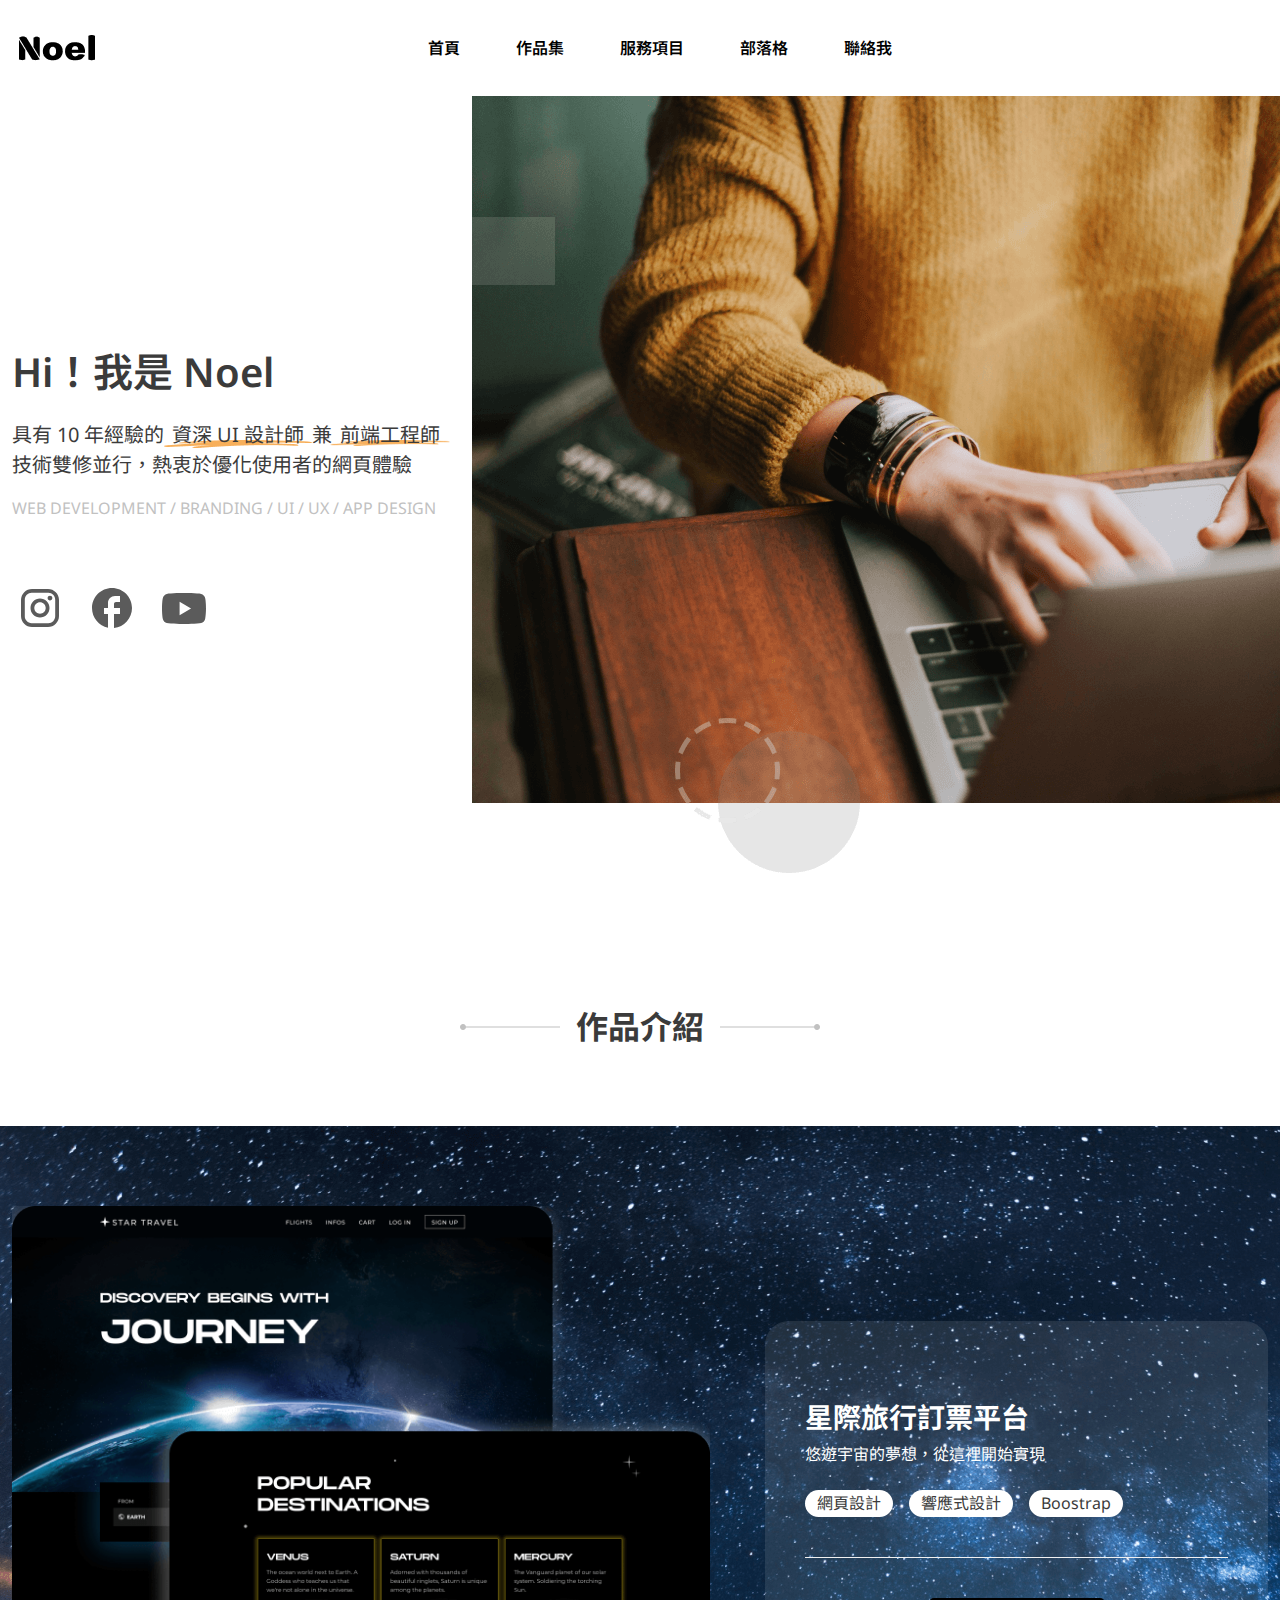
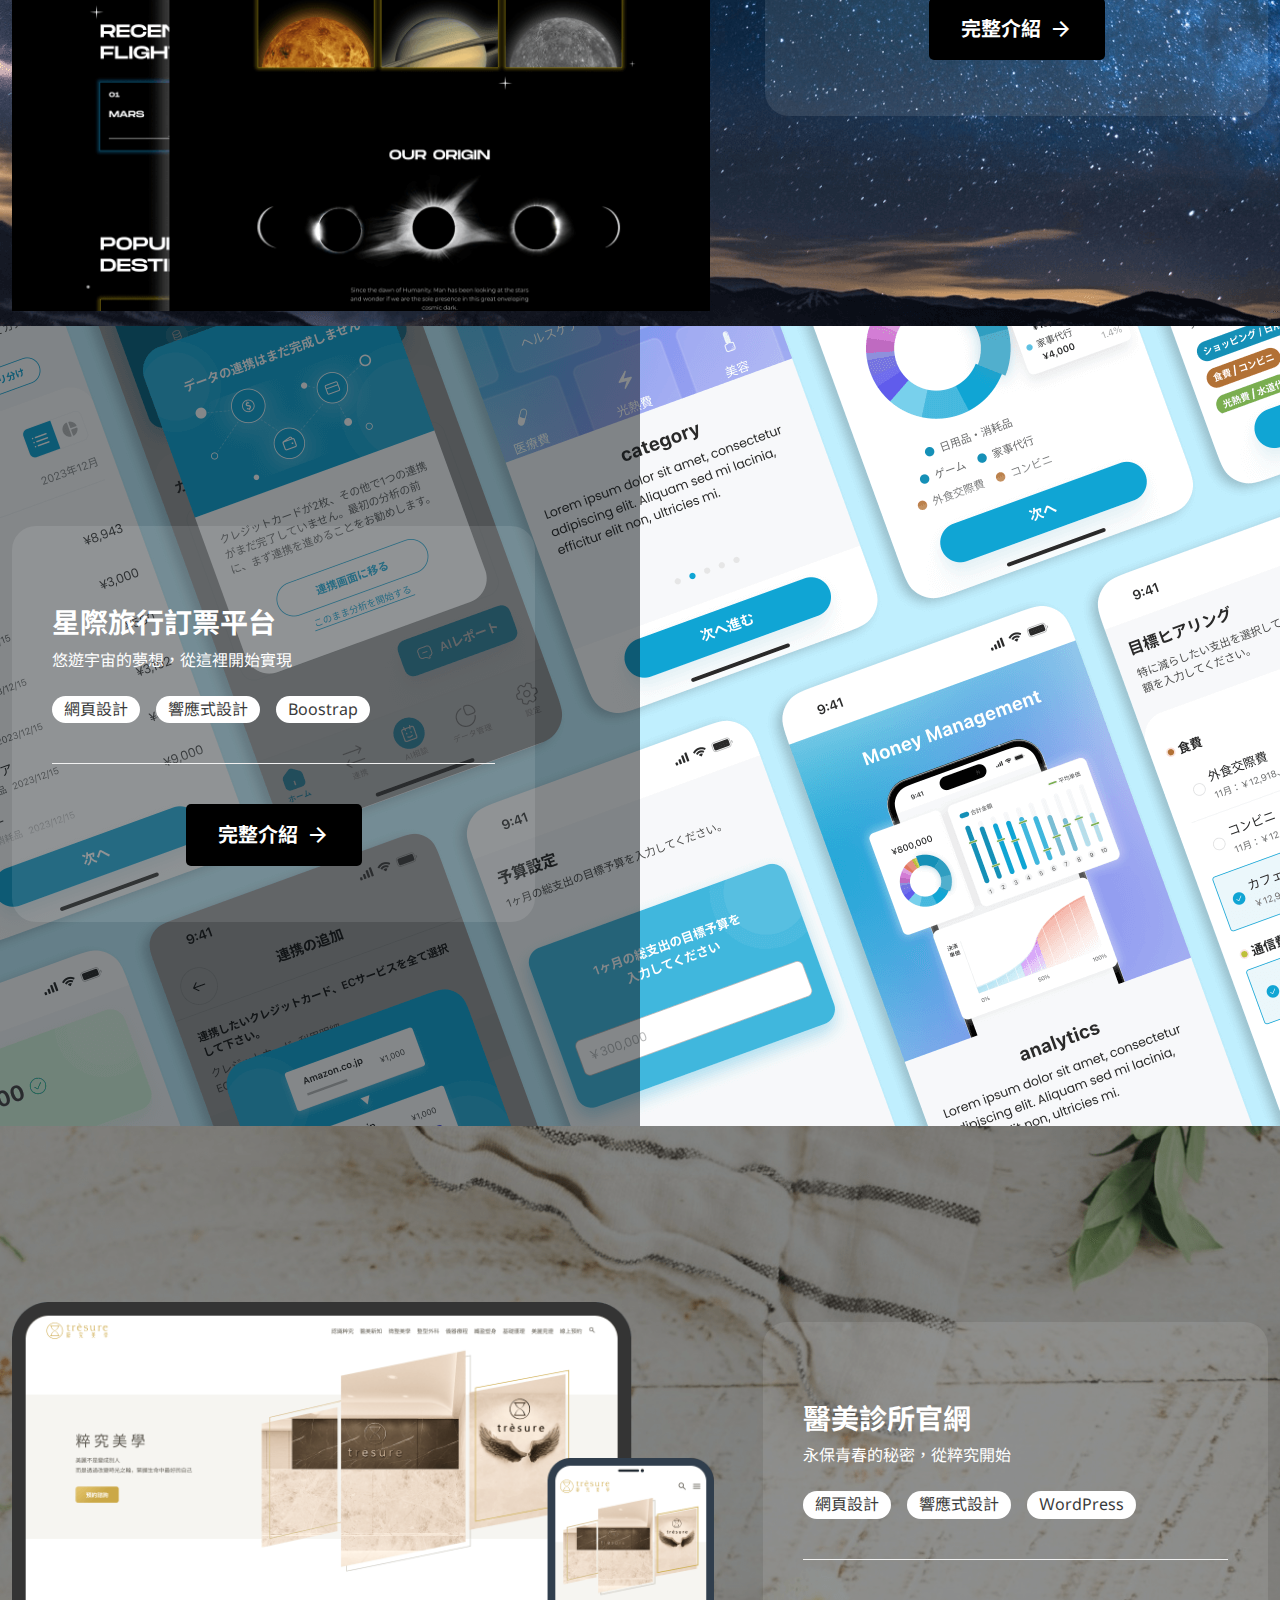
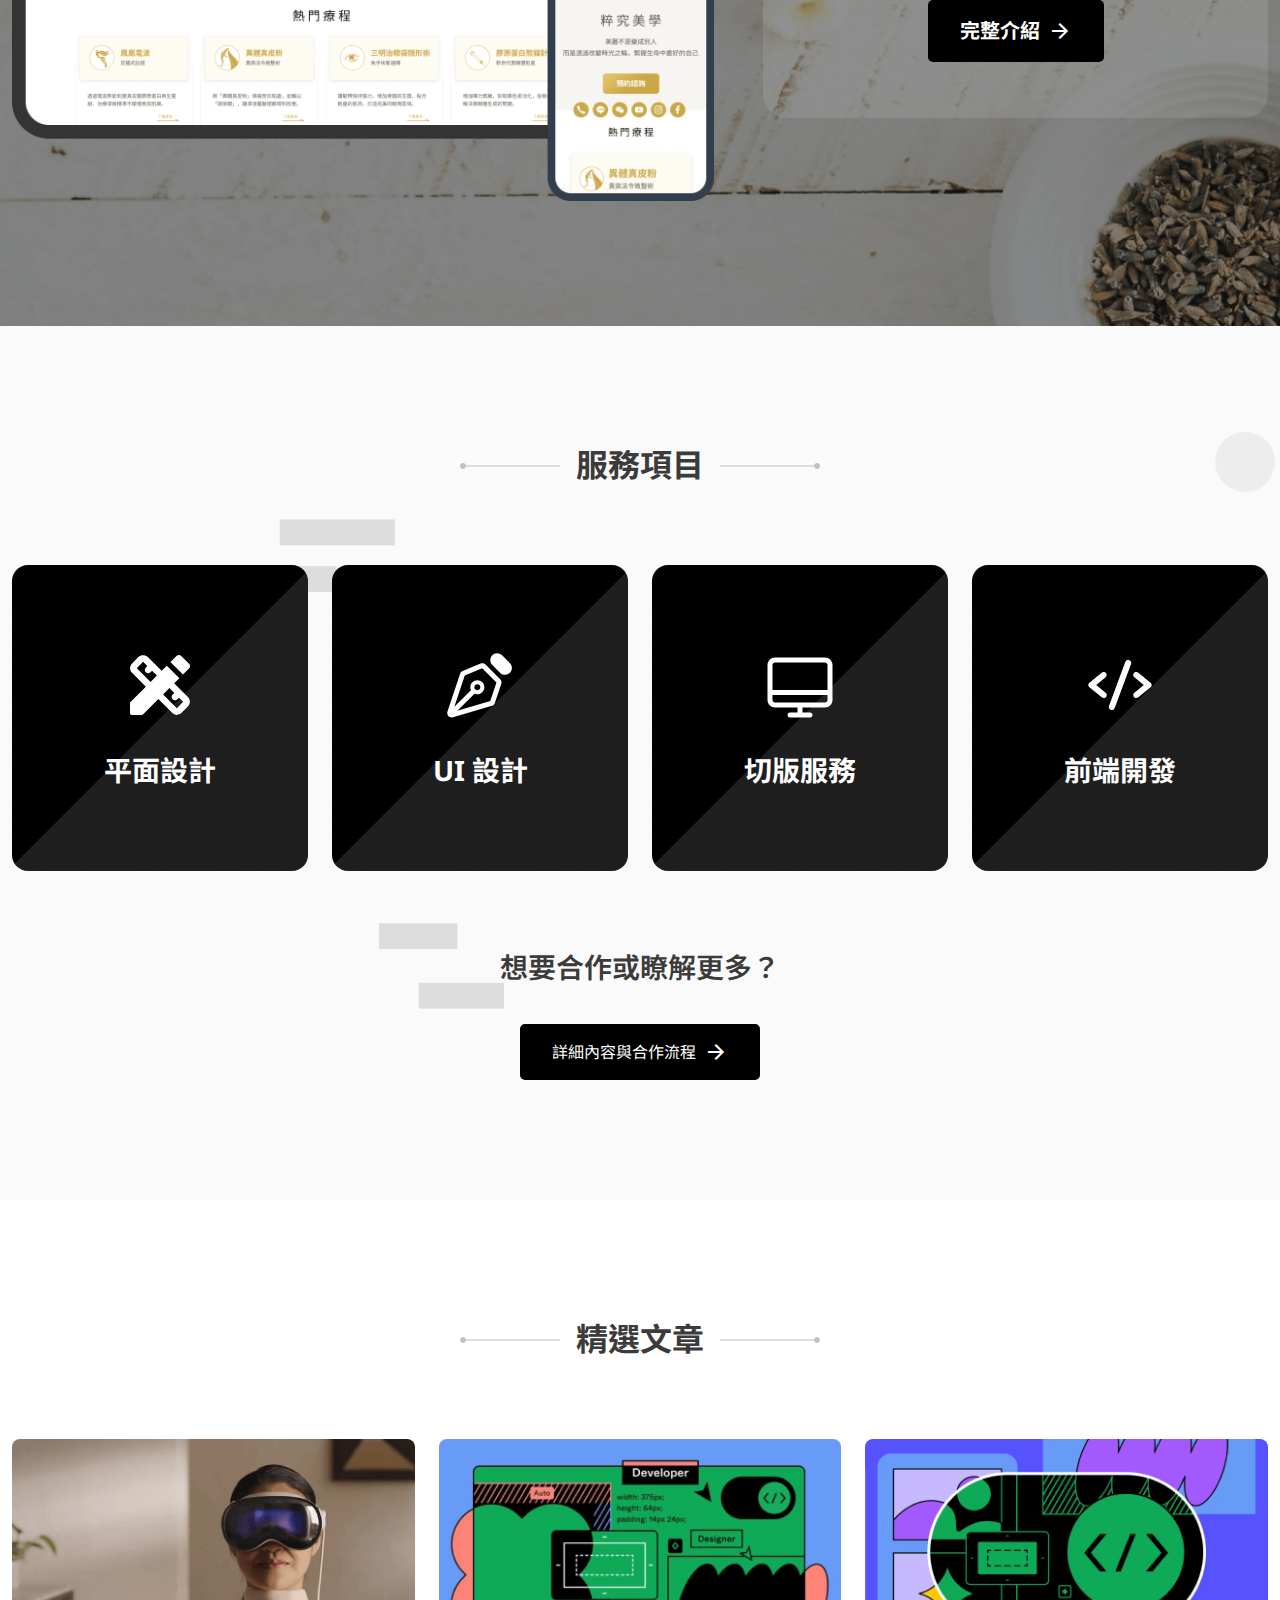
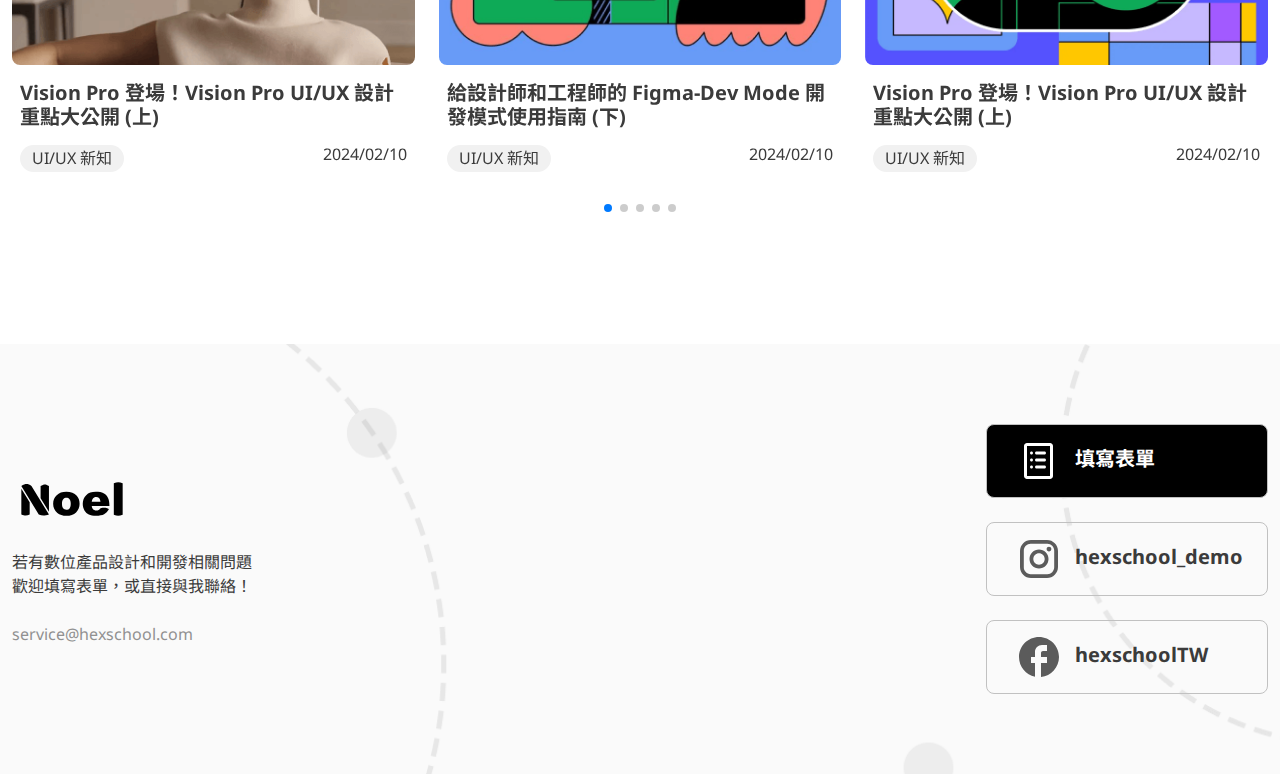
<file: index.html>
<!DOCTYPE html>
<html lang="en">
<head>
    <meta charset="UTF-8">
    <meta name="viewport" content="width=device-width, initial-scale=1.0">
    <title>Noel 首頁</title>
    <link rel="stylesheet" href="https://cdn.jsdelivr.net/npm/swiper@11/swiper-bundle.min.css"/>
    <link rel="stylesheet" href="assets/css/all.css">
</head>
<body>
  <!-- navbar -->
  <nav>
    <div class="container">
      <div class="navbar">
        <!-- logo -->
        <h1>
          <a href="index.html">
            <img src="assets/images/logo.png" alt="Noel Logo">
          </a>
        </h1>
        <!-- icon -->
          <input type="checkbox" name="" id="menu-control" class="menu-control">
          <label for="menu-control" class="menu-btn">
            <span class="material-symbols-outlined hamburger">menu</span>
            <span class="material-symbols-outlined closure">close</span>
          </label>
        <!-- menu -->
        <ul class="menu">
          <li>
            <a href="index.html">首頁</a>
          </li>
          <li>
            <a href="pages/work.html">作品集</a>
          </li>
          <li>
            <a href="#">服務項目</a>
          </li>
          <li>
            <a href="#">部落格</a>
          </li>
          <li>
            <a href="#">聯絡我</a>
          </li>
        </ul>
      </div>
    </div>
  </nav>

  <!-- hero -->
  <div class="hero">
    <div class="container">
      <div class="hero-box">
        <div class="hero-info">
          <h2>Hi！我是 Noel</h2>
          <p>具有 10 年經驗的<br class="d-none"><span class="position-relative deco-mark">資深 UI 設計師</span>兼<span class="position-relative deco-mark deco-mark-short">前端工程師</span><br>技術雙修並行，<br class="d-none">熱衷於優化使用者的網頁體驗</p>
          <small>WEB DEVELOPMENT / BRANDING / <br class="d-none">UI / UX / APP DESIGN</small>          
          <ul class="d-flex">
              <li><a href="#"><img src="assets/images/instagram.svg" alt="instagram icon"></a></li>
              <li><a href="#"><img src="assets/images/facebook.svg" alt="facebook icon"></a></li>
              <li><a href="#"><img src="assets/images/youtube.svg" alt="youtube icon"></a></li>
          </ul>
      </div>
      <div class="hero-img">
        <div class="hero-img-position">
          <img src="assets/images/hero-lg.png" alt="hero-lg">
          <img class="d-none" src="assets/images/hero-sm.png" alt="hero-sm">
        </div>
      </div>
      </div>
    </div>
  </div>
  <!-- home work-->
  <div class="homepage-work">
    <h3 class="content-title">作品介紹</h3>
    <ul>
      <!-- home work 1 -->
      <li class="homepage-work-bg">
        <div class="container">
          <div class="homepage-work-box">
            <div class="homepage-work-img">
              <img src="assets/images/homepage-work1.png" alt="homepage work1">
            </div>
            <div class="homepage-work-content text-white">
              <div class="homepage-work-info">
                <h3 class="work-title">星際旅行訂票平台</h3>
                <p class="work-title-sub">悠遊宇宙的夢想，從這裡開始實現</p>
                <ul class="hashtag">
                  <li><a href="#">網頁設計</a></li>
                  <li><a href="#">響應式設計</a></li>
                  <li><a href="#">Boostrap</a></li>
                </ul>
              </div>
              <div class="homepage-work-more">
                <a class="homepage-work-more text-white d-flex align-items-center" href="#">完整介紹<span class="material-symbols-outlined">
                  arrow_forward
                  </span></a>
              </div>
            </div>
          </div>
        </div>
      </li>
      <!-- home work 2 -->
      <li class="homepage-work-bg position-relative">
        <div class="homepage-work-bg-layer homepage-work-bg-layer-50">
          <div class="container">
            <div class="homepage-work-box">
              <div class="homepage-work-img">
                <img src="assets/images/homepage-work2-sm.png" alt="homepage work2">
                <img src="assets/images/homepage-work2-lg.png" alt="homepage work2">
              </div>
              <div class="homepage-work-content text-white">
                <div class="homepage-work-info">
                  <h3 class="work-title">星際旅行訂票平台</h3>
                  <p class="work-title-sub">悠遊宇宙的夢想，從這裡開始實現</p>
                  <ul class="hashtag">
                    <li><a href="#">網頁設計</a></li>
                    <li><a href="#">響應式設計</a></li>
                    <li><a href="#">Boostrap</a></li>
                  </ul>
                </div>
                <div class="homepage-work-more">
                  <a class="homepage-work-more text-white d-flex align-items-center" href="#">完整介紹<span class="material-symbols-outlined">
                    arrow_forward
                    </span></a>
                </div>
              </div>
            </div>
          </div>
        </div>
      </li>
      <!-- home work 3 -->
      <li class="homepage-work-bg position-relative">
        <div class="homepage-work-bg-layer homepage-work-bg-layer-100">
          <div class="container">
            <div class="homepage-work-box">
              <div class="homepage-work-img">
                <img src="assets/images/homepage-work3.png" alt="homepage work1">
              </div>
              <div class="homepage-work-content text-white">
                <div class="homepage-work-info">
                  <h3 class="work-title">醫美診所官網</h3>
                  <p class="work-title-sub">永保青春的秘密，從粹究開始</p>
                  <ul class="hashtag">
                    <li><a href="#">網頁設計</a></li>
                    <li><a href="#">響應式設計</a></li>
                    <li><a href="#">ＷordPress</a></li>
                  </ul>
                </div>
                <div class="homepage-work-more">
                  <a class="homepage-work-more text-white d-flex align-items-center" href="#">完整介紹<span class="material-symbols-outlined">
                    arrow_forward
                    </span></a>
                </div>
              </div>
            </div>
          </div>
        </div>
      </li>
    </ul>
  </div>
  <!-- service -->
  <div class="homepage-service">
    <h3 class="content-title">服務項目</h3>
    <div class="container">
        <ul class="service-list">
          <li class="service-list-item">
            <img src="/assets/images/service-item-visual.svg" alt="">
            <h4>平面設計</h4>
          </li>
          <li class="service-list-item">
            <img src="/assets/images/service-item-ui.svg" alt="">
            <h4>UI 設計</h4>
          </li>
          <li class="service-list-item">
            <img src="/assets/images/service-item-html&css.svg" alt="">
            <h4>切版服務</h4>
          </li>
          <li class="service-list-item">
            <img src="/assets/images/service-item-front-end.svg" alt="">
            <h4>前端開發</h4>
          </li>
        </ul>
        <div class="service-more">
          <p>想要合作或瞭解更多？</p>
          <a href="#">詳細內容與合作流程<span class="material-symbols-outlined">
            arrow_forward
            </span></a>
        </div>
    </div>
  </div>
  <!-- article -->
  <div class="homepage-article">
    <div class="container">
      <h3 class="content-title">精選文章</h3>
      <div class="swiper">
        <div class="swiper-wrapper">
          <div class="swiper-slide">
            <img src="assets/images/article-image1.png" alt="article-image1" class="article-img">
            <div class="article-info">
              <h3 class="article-title">Vision Pro 登場！Vision Pro UI/UX 設計重點大公開 (上)</h3>
              <div class="article-content">
                <p>UI/UX 新知</p>
                <p>2024/02/10</p>
              </div>
            </div>
          </div>
          <div class="swiper-slide">
            <img src="assets/images/article-image2.png" alt="article-image2" class="article-img">
            <div class="article-info">
              <h3 class="article-title">給設計師和工程師的 Figma-Dev Mode 開發模式使用指南 (下)</h3>
              <div class="article-content">
                <p>UI/UX 新知</p>
                <p>2024/02/10</p>
              </div>
            </div>
          </div>
          <div class="swiper-slide">
            <img src="assets/images/article-image3.png" alt="article-image3" class="article-img">
            <div class="article-info">
              <h3 class="article-title">Vision Pro 登場！Vision Pro UI/UX 設計重點大公開 (上)</h3>
              <div class="article-content">
                <p>UI/UX 新知</p>
                <p>2024/02/10</p>
              </div>
            </div>
          </div>
          <div class="swiper-slide">
            <img src="assets/images/article-image4.png" alt="article-image4" class="article-img">
            <div class="article-info">
              <h3 class="article-title">虛擬實境 (VR) 介面設計對使用者沈浸感影響的研究</h3>
              <div class="article-content">
                <p>UI/UX 新知</p>
                <p>2024/02/10</p>
              </div>
            </div>
          </div>
          <div class="swiper-slide">
            <img src="assets/images/article-image5.png" alt="article-image5" class="article-img">
            <div class="article-info">
              <h3 class="article-title">想打到目標受眾？先讓設計師跟你都瞭解他們痛在哪！</h3>
              <div class="article-content">
                <p>UI/UX 新知</p>
                <p>2024/02/10</p>
              </div>
            </div>
          </div>
          <div class="swiper-slide">
            <img src="assets/images/article-image6.png" alt="article-image6" class="article-img">
            <div class="article-info">
              <h3 class="article-title">React vs. Vue，哪種前端框架比較好用？從三大面向談起</h3>
              <div class="article-content">
                <p>UI/UX 新知</p>
                <p>2024/02/10</p>
              </div>
            </div>
          </div>
          <div class="swiper-slide">
            <img src="assets/images/article-image7.png" alt="article-image7" class="article-img">
            <div class="article-info">
              <h3 class="article-title">Vision Pro 來了！UIUX 設計師的未來在哪裡？</h3>
              <div class="article-content">
                <p>UI/UX 新知</p>
                <p>2024/02/10</p>
              </div>
            </div>
          </div>
        </div>
        <div class="swiper-pagination"></div>
      </div>
    
      <div class="d-flex justify-content-center">
        <a href="#" class="article-btn">
          更多文章
          <span class="material-symbols-outlined">arrow_forward</span>
        </a>
      </div>
    </div>
    
    
  </div>


  <!-- footer -->
  <div class="footer">
    <div class="container">
      <div class="footer-inner">
        <div class="footer-contact">
          <h2><a href="#"><img src="assets/images/logo.svg" alt="Noel logo"></a></h2>
          <div>
            <p>若有數位產品設計和開發相關問題<br><span>歡迎填寫表單，或直接與我聯絡！</span></p>
            <p></p>
          </div>
          <address>
            <a href="mailto:service@hexschool.com">service@hexschool.com</a>
          </address>
        </div>
        <div class="footer-social">
          <ul>
            <li><a class="footer-social-active" href="#"><img src="assets/images/list.svg" alt="form icon">填寫表單</a></li>
            <li><a class="" href="#"><img src="assets/images/instagram.svg" alt="instagram icon">hexschool_demo</a></li>
            <li><a class="" href="#"><img src="assets/images/facebook.svg" alt="form icon">hexschoolTW</a></li>
          </ul>
        </div>
      </div>
    </div>
  </div>
  <!-- 引入 JS  -->
  <script src="jquery-3.7.1.slim.min.js"></script>
  <script src="https://cdn.jsdelivr.net/npm/swiper@11/swiper-bundle.min.js"></script>
  <script src="main.js"></script>
</body>
</html>
</file>
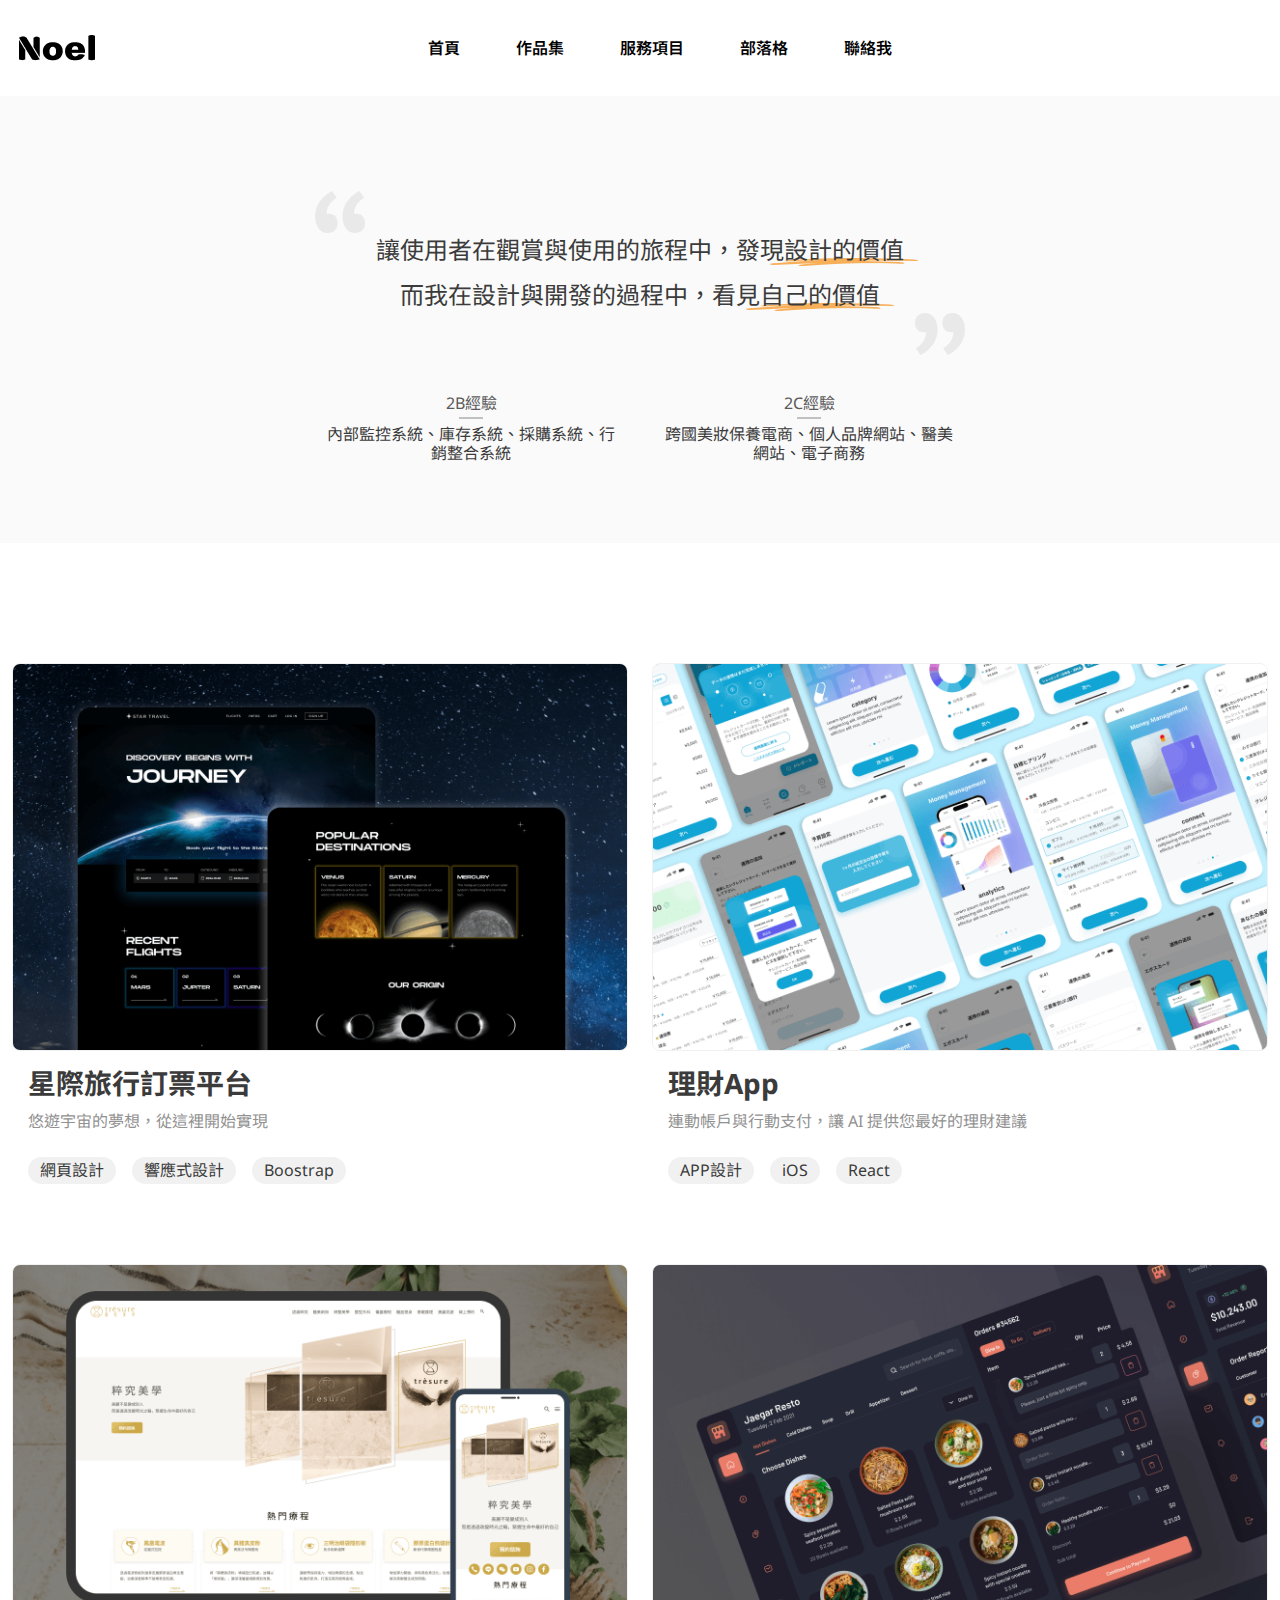
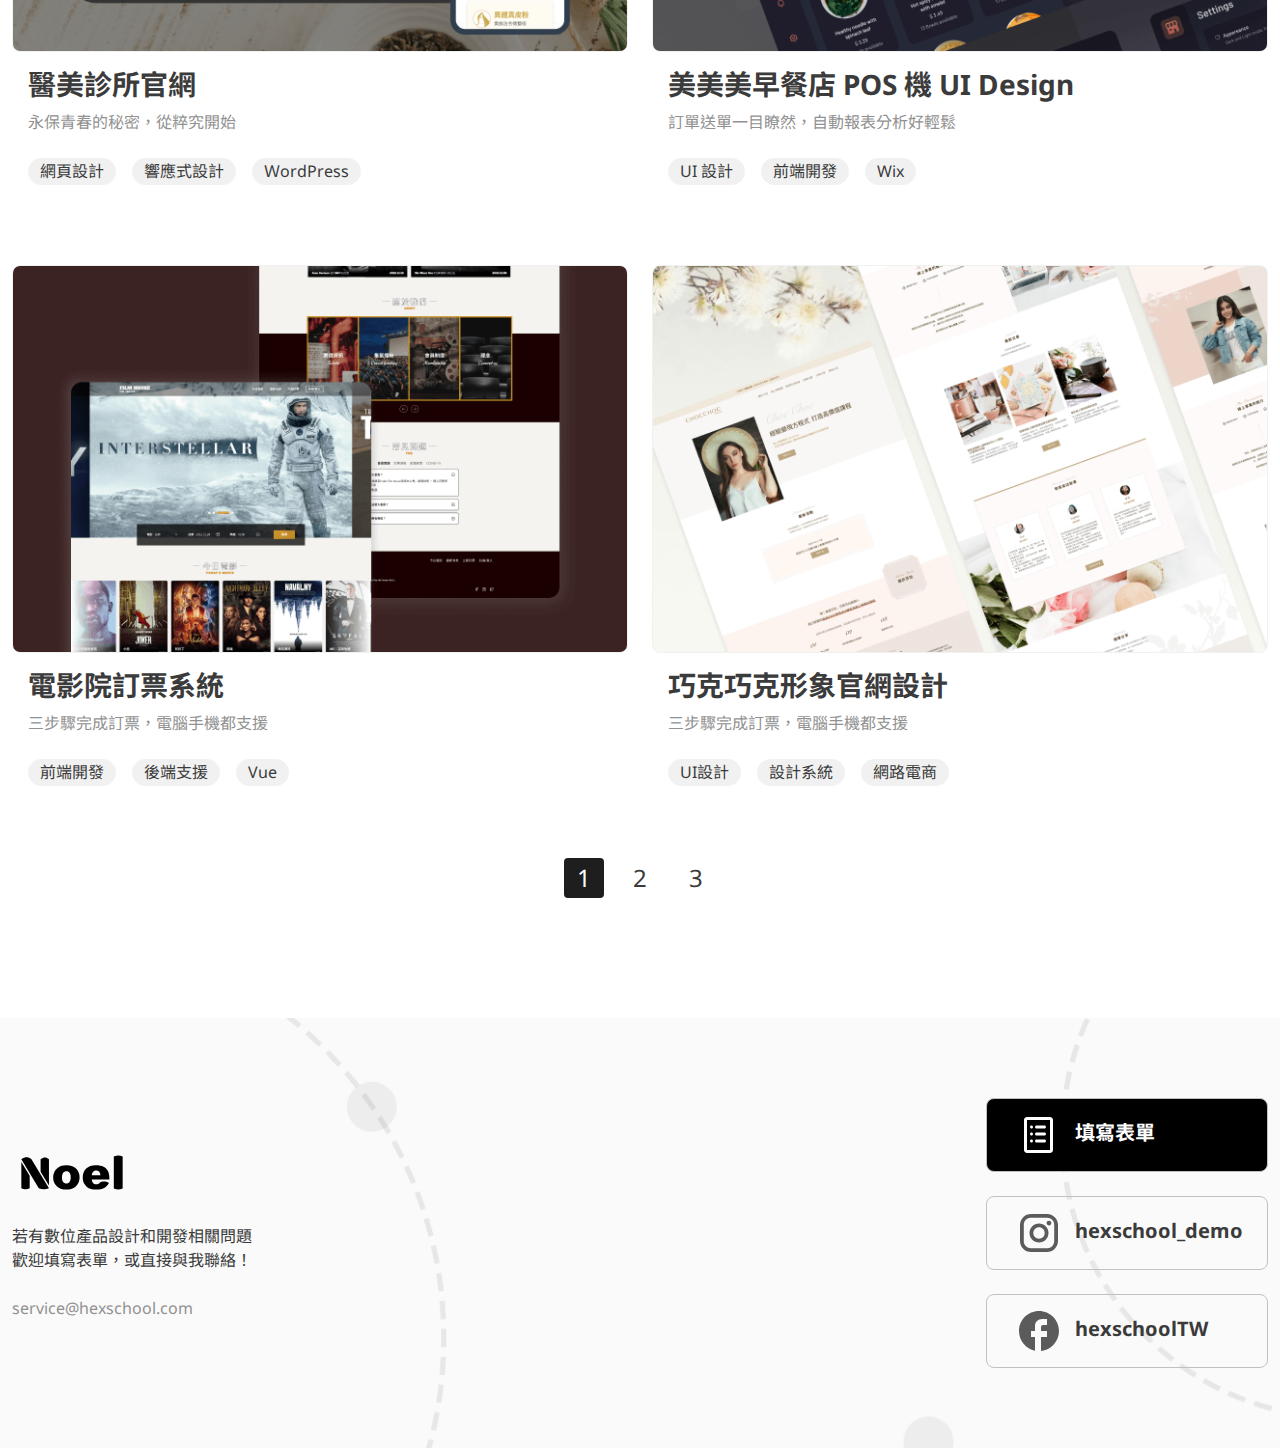
<file: pages/work.html>
<!DOCTYPE html>
<html lang="en">

<head>
  <meta charset="UTF-8">
  <meta name="viewport" content="width=device-width, initial-scale=1.0">
  <title>Noel 作品集</title>
  <link rel="stylesheet" href="https://cdn.jsdelivr.net/npm/swiper@11/swiper-bundle.min.css" />
  <link rel="stylesheet" href="../assets/css/all.css">
</head>

<body>
  <!-- navbar -->
  <nav>
    <div class="container">
      <div class="navbar">
        <!-- logo -->
        <h1>
          <a href="../index.html">
            <img src="../assets/images/logo.png" alt="Noel Logo">
          </a>
        </h1>
        <!-- icon -->
        <input type="checkbox" name="" id="menu-control" class="menu-control">
        <label for="menu-control" class="menu-btn">
          <span class="material-symbols-outlined hamburger">menu</span>
          <span class="material-symbols-outlined closure">close</span>
        </label>
        <!-- menu -->
        <ul class="menu">
          <li>
            <a href="../index.html">首頁</a>
          </li>
          <li>
            <a href="work.html">作品集</a>
          </li>
          <li>
            <a href="#">服務項目</a>
          </li>
          <li>
            <a href="#">部落格</a>
          </li>
          <li>
            <a href="#">聯絡我</a>
          </li>
        </ul>
      </div>
    </div>
  </nav>
  <!-- banner -->
  <div class="banner">
    <div class="container">
      <div class="banner-inner">
        <h2>
          <p>讓使用者在觀賞與使用的旅程中，<br>發現<span class="position-relative deco-mark">設計的價值</span></p>
          <p>而我在設計與開發的過程中，<br>看見<span class="position-relative deco-mark">自己的價值</span></p>
        </h2>

        <ul>
          <li>
            <h3>2B經驗</h3>
            <p>內部監控系統、庫存系統、採購系統、行銷整合系統</p>
          </li>
          <li>
            <h3>2C經驗</h3>
            <p>跨國美妝保養電商、個人品牌網站、醫美網站、電子商務</p>
          </li>
        </ul>
      </div>
    </div>
  </div>
  <!-- work -->
  <div class="container">
    <div class="work">
      <!-- card -->
      <ul class="card">
        <!-- card 1 -->
        <li class="card-list">
          <img src="../assets/images/work-image1.png" alt="星際旅行訂票平台 作品圖片">
          <div class="card-content">
            <h3 class="work-title">星際旅行訂票平台</h3>
            <p class="work-title-sub text-light-grey">悠遊宇宙的夢想，從這裡開始實現</p>
            <ul class="hashtag">
              <li><a href="#">網頁設計</a></li>
              <li><a href="#">響應式設計</a></li>
              <li><a href="#">Boostrap</a></li>
            </ul>
          </div>
        </li>
        <!-- card 2 -->
        <li class="card-list">
          <img src="../assets/images/work-image2.png" alt="理財App 作品圖片">
          <div class="card-content">
            <h3 class="work-title">理財App</h3>
            <p class="work-title-sub text-light-grey">連動帳戶與行動支付，讓 AI 提供您最好的理財建議</p>
            <ul class="hashtag">
              <li><a href="#">APP設計</a></li>
              <li><a href="#">iOS</a></li>
              <li><a href="#">React</a></li>
            </ul>
          </div>
        </li>
        <!-- card 3-->
        <li class="card-list">
          <img src="../assets/images/work-image3.png" alt="醫美診所官網 作品圖片">
          <div class="card-content">
            <h3 class="work-title">醫美診所官網</h3>
            <p class="work-title-sub text-light-grey">永保青春的秘密，從粹究開始</p>
            <ul class="hashtag">
              <li><a href="#">網頁設計</a></li>
              <li><a href="#">響應式設計</a></li>
              <li><a href="#">ＷordPress</a></li>
            </ul>
          </div>
        </li>
        <!-- card 4-->
        <li class="card-list">
          <img src="../assets/images/work-image4.png" alt="美美美早餐店 POS 機 UI Design 作品圖片">
          <div class="card-content">
            <h3 class="work-title">美美美早餐店 POS 機 UI Design</h3>
            <p class="work-title-sub text-light-grey">訂單送單一目瞭然，自動報表分析好輕鬆</p>
            <ul class="hashtag">
              <li><a href="#">UI 設計</a></li>
              <li><a href="#">前端開發</a></li>
              <li><a href="#">Wix</a></li>
            </ul>
          </div>
        </li>
        <!-- card 5-->
        <li class="card-list">
          <img src="../assets/images/work-image5.png" alt="電影院訂票系統 作品圖片">
          <div class="card-content">
            <h3 class="work-title">電影院訂票系統</h3>
            <p class="work-title-sub text-light-grey">三步驟完成訂票，電腦手機都支援</p>
            <ul class="hashtag">
              <li><a href="#">前端開發</a></li>
              <li><a href="#">後端支援</a></li>
              <li><a href="#">Vue</a></li>
            </ul>
          </div>
        </li>
        <!-- card 6-->
        <li class="card-list">
          <img src="../assets/images/work-image6.png" alt="巧克巧克形象官網設計 作品圖片">
          <div class="card-content">
            <h3 class="work-title">巧克巧克形象官網設計</h3>
            <p class="work-title-sub text-light-grey">三步驟完成訂票，電腦手機都支援</p>
            <ul class="hashtag">
              <li><a href="#">UI設計</a></li>
              <li><a href="#">設計系統</a></li>
              <li><a href="#">網路電商</a></li>
            </ul>
          </div>
        </li>
      </ul>
      <!-- pagination -->
      <ul class="pagination ">
        <li><a href="#" class="active">1</a></li>
        <li><a href="#">2</a></li>
        <li><a href="#">3</a></li>
      </ul>
    </div>
  </div>
  <!-- footer -->
  <div class="footer">
    <div class="container">
      <div class="footer-inner">
        <div class="footer-contact">
          <h2><a href="#"><img src="../assets/images/logo.svg" alt="Noel logo"></a></h2>
          <div>
            <p>若有數位產品設計和開發相關問題<br><span>歡迎填寫表單，或直接與我聯絡！</span></p>
            <p></p>
          </div>
          <address>
            <a href="mailto:service@hexschool.com">service@hexschool.com</a>
          </address>
        </div>
        <div class="footer-social">
          <ul>
            <li><a class="footer-social-active" href="#"><img src="../assets/images/list.svg" alt="form icon">填寫表單</a></li>
            <li><a class="" href="#"><img src="../assets/images/instagram.svg" alt="instagram icon">hexschool_demo</a></li>
            <li><a class="" href="#"><img src="../assets/images/facebook.svg" alt="form icon">hexschoolTW</a></li>
          </ul>
        </div>
      </div>
    </div>
  </div>

  <!-- 引入 JS  -->
  <script src="../jquery-3.7.1.slim.min.js"></script>
  <script src="https://cdn.jsdelivr.net/npm/swiper@11/swiper-bundle.min.js"></script>
  <script src="../main.js"></script>
</body>

</html>
</file>
<file: assets/css/all.css>
/* http://meyerweb.com/eric/tools/css/reset/ 
   v2.0 | 20110126
   License: none (public domain)
*/
@import url("https://fonts.googleapis.com/css2?family=Noto+Sans+TC:wght@100..900&family=Noto+Sans:ital,wght@0,100..900;1,100..900&display=swap");
@import url("https://fonts.googleapis.com/css2?family=Material+Symbols+Outlined:opsz,wght,FILL,GRAD@24,400,0,0");
html,
body,
div,
span,
applet,
object,
iframe,
h1,
h2,
h3,
h4,
h5,
h6,
p,
blockquote,
pre,
a,
abbr,
acronym,
address,
big,
cite,
code,
del,
dfn,
em,
img,
ins,
kbd,
q,
s,
samp,
small,
strike,
strong,
sub,
sup,
tt,
var,
b,
u,
i,
center,
dl,
dt,
dd,
ol,
ul,
li,
fieldset,
form,
label,
legend,
table,
caption,
tbody,
tfoot,
thead,
tr,
th,
td,
article,
aside,
canvas,
details,
embed,
figure,
figcaption,
footer,
header,
hgroup,
menu,
nav,
output,
ruby,
section,
summary,
time,
mark,
audio,
video {
  margin: 0;
  padding: 0;
  border: 0;
  font-size: 100%;
  font: inherit;
  vertical-align: baseline;
}

/* HTML5 display-role reset for older browsers */
article,
aside,
details,
figcaption,
figure,
footer,
header,
hgroup,
menu,
nav,
section {
  display: block;
}

body {
  line-height: 1;
}

ol,
ul {
  list-style: none;
}

blockquote,
q {
  quotes: none;
}

blockquote:before,
blockquote:after,
q:before,
q:after {
  content: "";
  content: none;
}

table {
  border-collapse: collapse;
  border-spacing: 0;
}

/* * {
    outline: 1px solid black;
} */
*,
*:before,
*:after {
  box-sizing: border-box;
}

body {
  font-family: "Noto Sans", "Noto Sans TC", sans-serif;
  color: #3B3B3B;
  line-height: 1.2;
  padding-top: 96px;
}

.d-flex {
  display: flex;
}

.d-block {
  display: block;
}

.d-none {
  display: none;
}

.justify-content-center {
  justify-content: center;
}

.align-items-center {
  align-items: center;
}

.position-relative {
  position: relative;
}

.position-absolute {
  position: absolute;
}

.text-white {
  color: #FFFFFF;
}

.text-grey {
  color: #5B5B5B;
}

.text-light-grey {
  color: #919191;
}

.text-center {
  text-align: center;
}

.container {
  max-width: 1320px;
  margin: 0 auto;
  padding: 0 12px;
}

img {
  display: block;
  max-width: 100%;
  height: auto;
}

a {
  display: block;
  color: #3B3B3B;
  text-decoration: none;
}

.deco-mark::after {
  position: absolute;
  content: "";
  background-image: url("../images/mark.png");
  background-size: contain;
  background-repeat: no-repeat;
  width: 148px;
  height: 8px;
  bottom: 0;
  left: 50%;
  transform: translateX(-50%);
  z-index: -1;
}

.deco-mark-short::after {
  width: 119px;
}

.content-title {
  font-size: 32px;
  display: flex;
  justify-content: center;
  align-items: center;
  line-height: 1.2;
  position: relative;
  font-weight: bold;
  gap: 16px;
  margin-bottom: 80px;
}
@media (max-width: 767px) {
  .content-title {
    font-size: 24px;
    letter-spacing: 2.88px;
  }
}
.content-title::before {
  content: "";
  background-image: url("../images/title-deco-left-lg.png");
  width: 100px;
  height: 6px;
  background-position: center;
}
@media (max-width: 767px) {
  .content-title::before {
    background-image: url("../images/title-deco-left-sm.png");
    width: 56px;
  }
}
.content-title::after {
  content: "";
  background-image: url("../images/title-deco-right-lg.png");
  width: 100px;
  height: 6px;
  background-position: center;
}
@media (max-width: 767px) {
  .content-title::after {
    background-image: url("../images/title-deco-right-sm.png");
    width: 56px;
  }
}

nav {
  background: white;
  position: fixed;
  top: 0;
  width: 100%;
  z-index: 10;
}

.navbar {
  display: flex;
  flex-wrap: wrap;
  align-items: center;
  padding: 28px 0;
}
@media (max-width: 992px) {
  .navbar {
    justify-content: space-between;
  }
}
.navbar h1 {
  margin-right: 318px;
}
.navbar h1 img {
  width: 90px;
}
@media (max-width: 767px) {
  .navbar h1 {
    margin-right: auto;
  }
}
.navbar .menu-control,
.navbar .menu-btn {
  display: none;
}
.navbar .menu-control:checked + .menu-btn .hamburger {
  display: none;
}
.navbar .menu-control:checked + .menu-btn .closure {
  display: inline;
}
.navbar .menu-control:not(:checked) + .menu-btn .hamburger {
  display: inline;
}
.navbar .menu-control:not(:checked) + .menu-btn .closure {
  display: none;
}
.navbar .menu-btn {
  display: none;
  cursor: pointer;
}
@media (max-width: 992px) {
  .navbar .menu-btn {
    display: inline;
    vertical-align: middle;
  }
  .navbar .menu-control:checked ~ .menu {
    display: flex;
    width: 100%;
    flex-direction: column;
    align-items: center;
  }
}
.navbar .menu {
  display: flex;
  gap: 40px;
}
@media (max-width: 992px) {
  .navbar .menu {
    display: none;
  }
}
.navbar .menu a {
  font-weight: 600;
  color: #000000;
  padding: 4px 8px;
  line-height: 1.5;
  position: relative;
}
.navbar .menu a:hover:before, .navbar .menu a:hover::after {
  position: absolute;
  -webkit-box-reflect: below 16px;
}
.navbar .menu a:hover::before {
  content: "";
  top: 0px;
  left: 0px;
  width: 8px;
  height: 8px;
  border-top: 1px solid #919191;
  border-left: 1px solid #919191;
}
.navbar .menu a:hover::after {
  content: "";
  right: 0px;
  top: 0px;
  width: 8px;
  height: 8px;
  border-top: 1px solid #919191;
  border-right: 1px solid #919191;
}

.banner {
  background-color: #FAFAFA;
  padding: 80px 0;
  text-align: center;
}
@media (max-width: 767px) {
  .banner {
    padding-top: 40px;
  }
}
.banner-inner {
  display: flex;
  justify-content: center;
  align-items: center;
  flex-direction: column;
  row-gap: 24px;
}
.banner h2 {
  color: #1E1E1E;
  font-size: 24px;
  padding: 60px 0;
  position: relative;
  display: flex;
  flex-direction: column;
  row-gap: 16px;
  z-index: 0;
}
@media (max-width: 767px) {
  .banner h2 {
    padding-top: 64px;
    padding-bottom: 40px;
    line-height: 1.5;
    font-size: 20px;
  }
}
.banner h2::before {
  position: absolute;
  content: url("../images/quote-left.png");
  width: 72px;
  height: 72px;
  top: 0px;
  left: -72px;
}
@media (max-width: 767px) {
  .banner h2::before {
    width: 64px;
    height: 64px;
    left: 50%;
    transform: translate(-50%, 0%);
  }
}
.banner h2::after {
  position: absolute;
  content: url("../images/quote-right.png");
  width: 72px;
  height: 72px;
  bottom: 0px;
  right: -72px;
}
@media (max-width: 767px) {
  .banner h2::after {
    display: none;
  }
}
.banner br {
  display: none;
}
@media (max-width: 767px) {
  .banner br {
    display: inline;
  }
}
.banner ul {
  display: flex;
  -moz-column-gap: 40px;
       column-gap: 40px;
  max-width: 636px;
}
@media (max-width: 767px) {
  .banner ul {
    max-width: 235px;
  }
}
.banner ul li {
  width: 50%;
}
@media (max-width: 767px) {
  .banner ul {
    flex-wrap: wrap;
    gap: 20px;
  }
  .banner ul li {
    width: 100%;
  }
}
.banner h3 {
  position: relative;
  margin-bottom: 8px;
  padding-bottom: 4px;
  color: #5B5B5B;
}
.banner h3::after {
  content: "";
  width: 24px;
  height: 2px;
  background-color: #C1C1C1;
  position: absolute;
  top: 100%;
  left: 50%;
  transform: translate(-50%, 0%);
}
.banner p {
  color: #3B3B3B;
}

.work {
  padding: 120px 0;
}
@media (max-width: 767px) {
  .work {
    padding: 80px 0;
  }
}
.work .hashtag a {
  background: #F1F1F1;
}

.card {
  display: flex;
  flex-wrap: wrap;
  gap: 80px 24px;
  margin-bottom: 72px;
  width: 100%;
}
@media (max-width: 767px) {
  .card {
    gap: 48px;
  }
}
.card-list {
  width: calc(50% - 12px);
}
@media (max-width: 767px) {
  .card-list {
    width: 100%;
  }
}
.card-list img {
  border: 1px solid #F1F1F1;
  border-radius: 8px;
  width: 100%;
  margin-bottom: 16px;
}
.card-content {
  padding: 0 16px;
}

.work-title {
  font-size: 28px;
  font-weight: 700;
  margin-bottom: 8px;
}
@media (max-width: 767px) {
  .work-title {
    font-size: 20px;
  }
}

.work-title-sub {
  line-height: 1.5;
  margin-bottom: 24px;
}

.hashtag {
  display: flex;
  gap: 16px;
  flex-wrap: wrap;
}
@media (max-width: 992px) {
  .hashtag {
    gap: 8px;
    justify-content: center;
  }
}
.hashtag a {
  padding: 4px 12px;
  border-radius: 16px;
}
.hashtag a:hover {
  background: #3B3B3B;
  color: white;
}

.pagination {
  display: flex;
  justify-content: center;
  gap: 16px;
  font-size: 24px;
  line-height: 1.5;
}
.pagination a {
  padding: 2px 13px;
  border-radius: 4px;
}
.pagination a:hover {
  color: white;
  background: #1E1E1E;
}
.pagination .active {
  color: white;
  background: #1E1E1E;
}

.footer {
  background-image: url("../images/footer-bg-lg.png");
  background-size: cover;
  background-position: center;
  background-repeat: no-repeat;
  padding: 80px 0;
}
@media (max-width: 767px) {
  .footer {
    padding: 40px 0;
    background-image: url("../images/footer-bg-sm.png");
  }
}
.footer-inner {
  display: flex;
  justify-content: space-between;
  align-items: center;
}
@media (max-width: 767px) {
  .footer-inner {
    flex-direction: column;
    gap: 40px;
  }
}
.footer-contact {
  display: flex;
  flex-direction: column;
  row-gap: 24px;
  line-height: 1.5;
}
@media (max-width: 767px) {
  .footer-contact {
    align-items: center;
  }
}
.footer-contact img {
  width: 120px;
}
@media (max-width: 767px) {
  .footer-contact span {
    margin-top: 4px;
    display: block;
  }
}
.footer-contact a {
  color: #919191;
}
.footer-social ul {
  display: flex;
  flex-direction: column;
  row-gap: 24px;
}
.footer-social a {
  font-size: 20px;
  font-weight: 700;
  display: block;
  max-width: 306px;
  padding: 8px 24px;
  border-radius: 8px;
  border: 1px solid #C1C1C1;
}
.footer-social a:hover {
  background: #000000;
}
@media (max-width: 767px) {
  .footer-social a {
    padding-top: 4px;
    padding-bottom: 4px;
  }
}
.footer-social-active {
  background: #000000;
  color: #FFFFFF;
}
.footer-social img {
  display: inline;
  vertical-align: middle;
  margin-right: 8px;
}

.hero {
  position: relative;
}
@media (max-width: 767px) {
  .hero .container {
    padding-left: 0px;
    padding-right: 0;
  }
}
.hero-box {
  display: flex;
  gap: 24px;
}
@media (max-width: 992px) {
  .hero-box {
    flex-direction: column-reverse;
  }
}
.hero-info {
  display: flex;
  flex-direction: column;
  justify-content: center;
}
@media (max-width: 992px) {
  .hero-info {
    align-items: center;
    text-align: center;
  }
}
.hero-info h2 {
  font-size: 40px;
  font-weight: 600;
  margin-bottom: 24px;
}
.hero-info p {
  font-size: 20px;
  line-height: 1.5;
  margin-bottom: 16px;
}
.hero-info small {
  font-size: 16px;
  line-height: 1.5;
  color: #C1C1C1;
}
.hero-info ul {
  margin-top: 60px;
  gap: 16px;
}
.hero-img {
  height: 792px;
}
@media (max-width: 992px) {
  .hero-img {
    height: auto;
  }
}
.hero-img img:nth-of-type(1) {
  height: 100%;
  -o-object-fit: cover;
     object-fit: cover;
}
@media (max-width: 767px) {
  .hero-img img:nth-of-type(1) {
    display: none;
  }
}
@media (max-width: 767px) {
  .hero-img img:nth-of-type(2) {
    display: block;
    width: 100%;
  }
}
.hero-img-position {
  position: absolute;
  height: 100%;
}
@media (max-width: 992px) {
  .hero-img-position {
    height: auto;
    position: static;
  }
}
.hero span {
  margin: 0 8px;
}
@media (max-width: 767px) {
  .hero br {
    display: block;
  }
}

.homepage-work {
  padding-top: 120px;
}
@media (max-width: 992px) {
  .homepage-work .container {
    padding: 0;
  }
}
.homepage-work-bg {
  height: 800px;
  background-repeat: no-repeat;
  background-size: cover;
}
@media (max-width: 992px) {
  .homepage-work-bg {
    height: auto;
  }
}
.homepage-work-box {
  display: flex;
  align-items: center;
}
@media (max-width: 992px) {
  .homepage-work-box {
    flex-direction: column;
  }
}
.homepage-work-img {
  width: 58.33%;
}
@media (max-width: 992px) {
  .homepage-work-img {
    width: 100%;
  }
}
.homepage-work-bg:nth-child(1) {
  background-image: url("../images/homepage-work1-bg.png");
}
@media (max-width: 992px) {
  .homepage-work-bg:nth-child(1) {
    background: none;
  }
}
.homepage-work-bg:nth-child(1) .homepage-work-img {
  margin-top: 80px;
  margin-right: 55px;
}
@media (max-width: 992px) {
  .homepage-work-bg:nth-child(1) .homepage-work-img {
    background-image: url("../images/homepage-work1-bg.png");
    margin-top: 0px;
    margin-right: 0px;
    background-size: cover;
    background-position: center;
    padding-top: 93px;
    display: flex;
    justify-content: center;
  }
  .homepage-work-bg:nth-child(1) .homepage-work-img img {
    width: 295px;
    padding: 0 12px;
  }
}
.homepage-work-bg:nth-child(2) {
  background-image: url("../images/homepage-work2-lg.png");
}
@media (max-width: 992px) {
  .homepage-work-bg:nth-child(2) {
    background-image: none;
  }
}
.homepage-work-bg:nth-child(2) .homepage-work-content {
  margin: 200px 0;
}
@media (max-width: 992px) {
  .homepage-work-bg:nth-child(2) .homepage-work-content {
    margin: 0;
  }
}
.homepage-work-bg:nth-child(2) .homepage-work-img {
  display: none;
}
@media (max-width: 992px) {
  .homepage-work-bg:nth-child(2) .homepage-work-img {
    display: block;
  }
}
.homepage-work-bg:nth-child(2) .homepage-work-img img:nth-of-type(1) {
  display: none;
}
@media (max-width: 375px) {
  .homepage-work-bg:nth-child(2) .homepage-work-img img:nth-of-type(1) {
    display: block;
  }
}
.homepage-work-bg:nth-child(2) .homepage-work-img img:nth-of-type(2) {
  height: 390px;
  width: 100%;
  -o-object-fit: cover;
     object-fit: cover;
}
@media (max-width: 375px) {
  .homepage-work-bg:nth-child(2) .homepage-work-img img:nth-of-type(2) {
    display: none;
  }
}
.homepage-work-bg:nth-child(3) {
  background-image: url("../images/homepage-work3-bg.png");
}
@media (max-width: 992px) {
  .homepage-work-bg:nth-child(3) {
    background: none;
  }
}
.homepage-work-bg:nth-child(3) .homepage-work-img {
  margin-top: 176px;
  margin-right: 49px;
  margin-bottom: 112px;
  z-index: 1;
  position: relative;
}
@media (max-width: 992px) {
  .homepage-work-bg:nth-child(3) .homepage-work-img {
    background-image: url("../images/homepage-work3-bg.png");
    margin: 0;
    background-size: cover;
    background-position: center;
    padding: 90px 0;
    display: flex;
    justify-content: center;
  }
  .homepage-work-bg:nth-child(3) .homepage-work-img::after {
    content: "";
    position: absolute;
    background-color: rgba(10, 16, 19, 0.5019607843);
    top: 0px;
    left: 0px;
    bottom: 0px;
    right: 0px;
  }
  .homepage-work-bg:nth-child(3) .homepage-work-img img {
    width: 295px;
    padding: 0 12px;
    z-index: 2;
  }
}
.homepage-work-bg-layer::after {
  content: "";
  background-color: rgba(10, 16, 19, 0.5019607843);
  position: absolute;
  top: 0px;
  left: 0px;
  bottom: 0px;
}
@media (max-width: 992px) {
  .homepage-work-bg-layer::after {
    content: none;
  }
}
.homepage-work-bg-layer-50::after {
  right: 50%;
}
.homepage-work-bg-layer-100::after {
  right: 0px;
}
.homepage-work-content {
  background-color: rgba(255, 255, 255, 0.1019607843);
  border-radius: 24px;
  padding: 80px 40px 56px 40px;
  width: 41.67%;
  z-index: 1;
}
@media (max-width: 992px) {
  .homepage-work-content {
    padding: 24px 24px 48px 24px;
  }
}
.homepage-work-content .hashtag a {
  background: #FFFFFF;
  color: #3B3B3B;
}
@media (max-width: 992px) {
  .homepage-work-content .hashtag a {
    background: #F1F1F1;
  }
}
@media (max-width: 992px) {
  .homepage-work-content {
    text-align: center;
    width: 100%;
  }
}
.homepage-work-info {
  border-bottom: 1px solid #F1F1F1;
  margin-bottom: 40px;
  padding-bottom: 40px;
}
@media (max-width: 992px) {
  .homepage-work-info {
    border-bottom: 0;
    margin-bottom: 20px;
    padding-bottom: 0px;
  }
}
.homepage-work-more {
  display: flex;
  justify-content: center;
  gap: 8px;
}
.homepage-work-more a {
  background: #000000;
  padding: 16px 32px;
  line-height: 1.5;
  border-radius: 5px;
  font-size: 20px;
  font-weight: 700;
}
@media (max-width: 767px) {
  .homepage-work-more a {
    padding: 8px 16px;
    font-size: 16px;
  }
}
.homepage-work-more a:hover {
  background-color: #3B3B3B;
}

.homepage-service {
  background-image: url("../images/homepage-services-bg.png");
  background-repeat: no-repeat;
  background-size: cover;
  padding: 120px 0;
}
@media (max-width: 992px) {
  .homepage-service {
    padding: 80px 0;
  }
}

.service-list {
  display: flex;
  gap: 24px;
  margin-bottom: 80px;
}
@media (max-width: 992px) {
  .service-list {
    flex-wrap: wrap;
  }
}
.service-list-item {
  width: 25%;
  padding: 80px 0;
  background-image: url("../images/service-item-bg.png");
  background-repeat: no-repeat;
  background-size: cover;
  background-position: center;
  display: flex;
  flex-direction: column;
  align-items: center;
  gap: 24px;
  border-radius: 16px;
}
@media (max-width: 992px) {
  .service-list-item {
    width: calc(50% - 12px);
  }
}
@media (max-width: 767px) {
  .service-list-item {
    width: 100%;
  }
}
.service-list-item h4 {
  font-size: 28px;
  line-height: 1.5;
  font-weight: 700;
  color: white;
}

.service-more {
  display: flex;
  flex-direction: column;
  justify-content: center;
  align-items: center;
}
.service-more p {
  font-size: 28px;
  color: #3B3B3B;
  font-weight: 600;
  margin-bottom: 40px;
}
.service-more a {
  padding: 16px 32px;
  background: #000000;
  color: #FFFFFF;
  display: flex;
  align-items: center;
  gap: 8px;
  border-radius: 5px;
}
.service-more a:hover {
  background-color: #3B3B3B;
}

.homepage-article {
  padding: 120px 0;
}
@media (max-width: 767px) {
  .homepage-article {
    padding: 80px 0;
  }
}

.article-img {
  border-radius: 8px;
  margin-bottom: 16px;
  width: 100%;
}

.article-info {
  padding: 0 8px;
}

.article-title {
  font-size: 20px;
  font-weight: 700;
  color: #3B3B3B;
  margin-bottom: 16px;
}

.swiper {
  padding-bottom: 52px;
}

.article-content {
  display: flex;
  justify-content: space-between;
}
.article-content p:first-child {
  background: #F1F1F1;
  padding: 4px 12px;
  border-radius: 16px;
}

.article-btn {
  display: none;
  padding: 8px 16px;
  background-color: #000000;
  color: #ffffff;
  border-radius: 5px;
  font-weight: 700;
  line-height: 1.5;
  gap: 8px;
}
@media (max-width: 767px) {
  .article-btn {
    display: flex;
  }
}

@media (max-width: 767px) {
  .swiper-pagination {
    display: none;
  }
  .swiper {
    padding-bottom: 0;
    margin-bottom: -8px;
  }
  .swiper-slide {
    margin-bottom: 48px;
  }
  .swiper-slide:nth-child(n+4) {
    display: none;
  }
}/*# sourceMappingURL=all.css.map */
</file>
